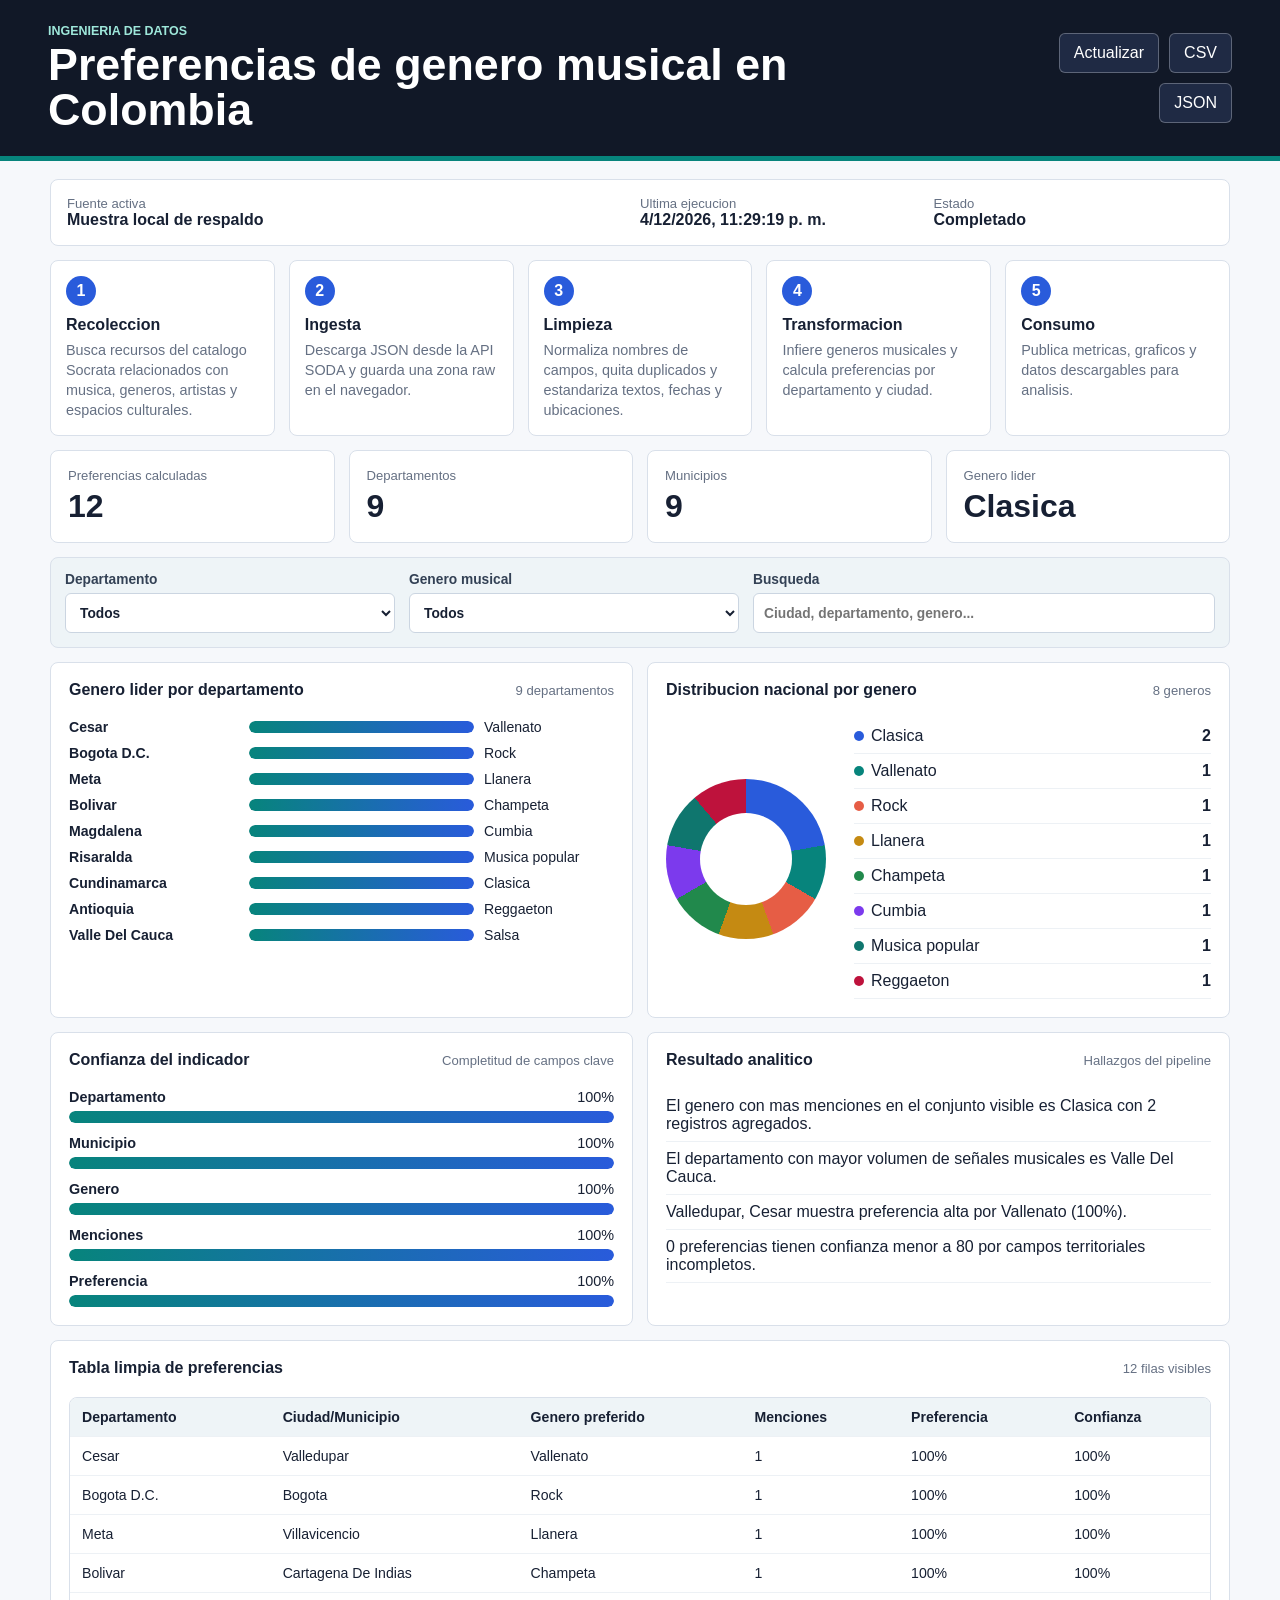
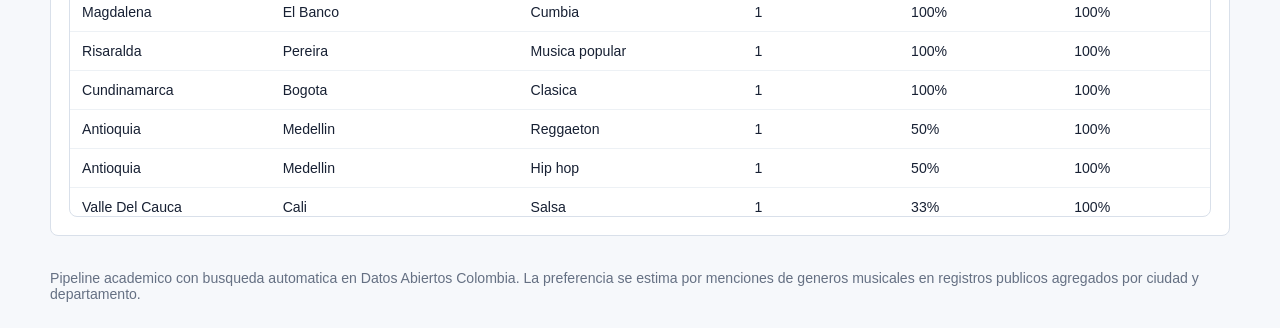
<file: index.html>
<!doctype html>
<html lang="es">
  <head>
    <meta charset="utf-8" />
    <meta name="viewport" content="width=device-width, initial-scale=1" />
    <title>Preferencias de genero musical en Colombia</title>
    <link rel="stylesheet" href="./styles.css" />
  </head>
  <body>
    <header class="topbar">
      <div>
        <p class="eyebrow">Ingenieria de datos</p>
        <h1>Preferencias de genero musical en Colombia</h1>
      </div>
      <div class="actions">
        <button id="refreshBtn" type="button" title="Actualizar datos">Actualizar</button>
        <button id="csvBtn" type="button" title="Descargar datos limpios">CSV</button>
        <button id="jsonBtn" type="button" title="Descargar capa analitica">JSON</button>
      </div>
    </header>

    <main>
      <section class="status-band" aria-live="polite">
        <div>
          <span class="label">Fuente activa</span>
          <strong id="sourceName">Buscando en datos.gov.co...</strong>
        </div>
        <div>
          <span class="label">Ultima ejecucion</span>
          <strong id="runTime">-</strong>
        </div>
        <div>
          <span class="label">Estado</span>
          <strong id="pipelineState">Iniciando</strong>
        </div>
      </section>

      <section class="pipeline" aria-label="Etapas del pipeline">
        <article>
          <span>1</span>
          <h2>Recoleccion</h2>
          <p>Busca recursos del catalogo Socrata relacionados con musica, generos, artistas y espacios culturales.</p>
        </article>
        <article>
          <span>2</span>
          <h2>Ingesta</h2>
          <p>Descarga JSON desde la API SODA y guarda una zona raw en el navegador.</p>
        </article>
        <article>
          <span>3</span>
          <h2>Limpieza</h2>
          <p>Normaliza nombres de campos, quita duplicados y estandariza textos, fechas y ubicaciones.</p>
        </article>
        <article>
          <span>4</span>
          <h2>Transformacion</h2>
          <p>Infiere generos musicales y calcula preferencias por departamento y ciudad.</p>
        </article>
        <article>
          <span>5</span>
          <h2>Consumo</h2>
          <p>Publica metricas, graficos y datos descargables para analisis.</p>
        </article>
      </section>

      <section class="kpis" aria-label="Indicadores principales">
        <article>
          <span>Preferencias calculadas</span>
          <strong id="kpiRows">0</strong>
        </article>
        <article>
          <span>Departamentos</span>
          <strong id="kpiDepartments">0</strong>
        </article>
        <article>
          <span>Municipios</span>
          <strong id="kpiCities">0</strong>
        </article>
        <article>
          <span>Genero lider</span>
          <strong id="kpiQuality">0%</strong>
        </article>
      </section>

      <section class="controls" aria-label="Filtros">
        <label>
          Departamento
          <select id="departmentFilter">
            <option value="">Todos</option>
          </select>
        </label>
        <label>
          Genero musical
          <select id="typeFilter">
            <option value="">Todos</option>
          </select>
        </label>
        <label>
          Busqueda
          <input id="searchInput" type="search" placeholder="Ciudad, departamento, genero..." />
        </label>
      </section>

      <section class="grid">
        <article class="panel chart-panel">
          <div class="panel-head">
            <h2>Genero lider por departamento</h2>
            <span id="deptTotal">0 departamentos</span>
          </div>
          <div id="departmentChart" class="bar-chart"></div>
        </article>

        <article class="panel chart-panel">
          <div class="panel-head">
            <h2>Distribucion nacional por genero</h2>
            <span id="typeTotal">0 generos</span>
          </div>
          <div id="typeChart" class="donut-wrap">
            <div class="donut" id="donutChart"></div>
            <ul id="typeLegend"></ul>
          </div>
        </article>

        <article class="panel">
          <div class="panel-head">
            <h2>Confianza del indicador</h2>
            <span>Completitud de campos clave</span>
          </div>
          <div id="qualityChart" class="quality-list"></div>
        </article>

        <article class="panel">
          <div class="panel-head">
            <h2>Resultado analitico</h2>
            <span>Hallazgos del pipeline</span>
          </div>
          <ul id="insights" class="insights"></ul>
        </article>
      </section>

      <section class="panel table-panel">
        <div class="panel-head">
          <h2>Tabla limpia de preferencias</h2>
          <span id="tableCount">0 filas visibles</span>
        </div>
        <div class="table-scroll">
          <table>
            <thead>
              <tr>
                <th>Departamento</th>
                <th>Ciudad/Municipio</th>
                <th>Genero preferido</th>
                <th>Menciones</th>
                <th>Preferencia</th>
                <th>Confianza</th>
              </tr>
            </thead>
            <tbody id="dataTable"></tbody>
          </table>
        </div>
      </section>
    </main>

    <footer>
      <p>Pipeline academico con busqueda automatica en Datos Abiertos Colombia. La preferencia se estima por menciones de generos musicales en registros publicos agregados por ciudad y departamento.</p>
    </footer>

    <script src="./app.js"></script>
  </body>
</html>
</file>
<file: styles.css>
:root {
  --ink: #172033;
  --muted: #657083;
  --line: #d9e0ea;
  --panel: #ffffff;
  --paper: #f6f8fb;
  --blue: #295bdb;
  --teal: #07847c;
  --coral: #e65d45;
  --gold: #c58a12;
  --green: #21894c;
}

* {
  box-sizing: border-box;
}

body {
  margin: 0;
  color: var(--ink);
  background: var(--paper);
  font-family: Inter, Segoe UI, Roboto, Arial, sans-serif;
}

button,
input,
select {
  font: inherit;
}

.topbar {
  display: flex;
  align-items: center;
  justify-content: space-between;
  gap: 24px;
  padding: 24px clamp(18px, 4vw, 48px);
  color: white;
  background: #111827;
  border-bottom: 5px solid var(--teal);
}

.eyebrow {
  margin: 0 0 4px;
  color: #9ee7da;
  font-size: 0.78rem;
  font-weight: 800;
  letter-spacing: 0;
  text-transform: uppercase;
}

h1,
h2,
p {
  margin-top: 0;
}

h1 {
  margin-bottom: 0;
  font-size: clamp(1.7rem, 3.5vw, 3.3rem);
  line-height: 1;
}

h2 {
  margin-bottom: 6px;
  font-size: 1rem;
}

.actions {
  display: flex;
  gap: 10px;
  flex-wrap: wrap;
  justify-content: flex-end;
}

button {
  min-height: 40px;
  border: 1px solid rgba(255, 255, 255, 0.28);
  border-radius: 6px;
  padding: 0 14px;
  color: white;
  background: #1f2a44;
  cursor: pointer;
}

button:hover {
  background: #2b3a5c;
}

main {
  width: min(1180px, calc(100% - 28px));
  margin: 18px auto 34px;
}

.status-band,
.kpis,
.controls,
.pipeline,
.grid {
  display: grid;
  gap: 14px;
}

.status-band {
  grid-template-columns: 2fr 1fr 1fr;
  padding: 16px;
  border: 1px solid var(--line);
  border-radius: 8px;
  background: var(--panel);
}

.label,
.kpis span,
.panel-head span {
  display: block;
  color: var(--muted);
  font-size: 0.82rem;
}

.pipeline {
  grid-template-columns: repeat(5, 1fr);
  margin-top: 14px;
}

.pipeline article,
.kpis article,
.panel {
  border: 1px solid var(--line);
  border-radius: 8px;
  background: var(--panel);
}

.pipeline article {
  min-height: 132px;
  padding: 15px;
}

.pipeline span {
  display: inline-grid;
  place-items: center;
  width: 30px;
  height: 30px;
  margin-bottom: 10px;
  border-radius: 999px;
  color: white;
  background: var(--blue);
  font-weight: 800;
}

.pipeline p {
  margin-bottom: 0;
  color: var(--muted);
  font-size: 0.9rem;
  line-height: 1.4;
}

.kpis {
  grid-template-columns: repeat(4, 1fr);
  margin-top: 14px;
}

.kpis article {
  padding: 17px;
}

.kpis strong {
  display: block;
  margin-top: 5px;
  font-size: 2rem;
}

.controls {
  grid-template-columns: 1fr 1fr 1.4fr;
  margin: 14px 0;
  padding: 14px;
  border: 1px solid var(--line);
  border-radius: 8px;
  background: #eef4f7;
}

label {
  display: grid;
  gap: 6px;
  color: #334155;
  font-size: 0.86rem;
  font-weight: 700;
}

select,
input {
  width: 100%;
  min-height: 40px;
  border: 1px solid #cbd5e1;
  border-radius: 6px;
  padding: 0 10px;
  color: var(--ink);
  background: white;
}

.grid {
  grid-template-columns: repeat(2, minmax(0, 1fr));
}

.panel {
  padding: 18px;
}

.panel-head {
  display: flex;
  align-items: baseline;
  justify-content: space-between;
  gap: 12px;
  margin-bottom: 14px;
}

.bar-chart {
  display: grid;
  gap: 10px;
}

.bar-row {
  display: grid;
  grid-template-columns: minmax(100px, 170px) 1fr minmax(90px, 130px);
  align-items: center;
  gap: 10px;
  font-size: 0.88rem;
}

.bar-track {
  height: 12px;
  overflow: hidden;
  border-radius: 999px;
  background: #e5e7eb;
}

.bar-fill {
  height: 100%;
  border-radius: inherit;
  background: linear-gradient(90deg, var(--teal), var(--blue));
}

.bar-row strong,
.bar-row span {
  overflow: hidden;
  text-overflow: ellipsis;
  white-space: nowrap;
}

.donut-wrap {
  display: grid;
  grid-template-columns: 170px 1fr;
  gap: 18px;
  align-items: center;
}

.donut {
  width: 160px;
  height: 160px;
  border-radius: 50%;
  background: conic-gradient(var(--blue) 0 25%, var(--teal) 25% 55%, var(--coral) 55% 78%, var(--gold) 78% 100%);
  position: relative;
}

.donut::after {
  content: "";
  position: absolute;
  inset: 34px;
  border-radius: 50%;
  background: white;
}

#typeLegend,
.insights {
  margin: 0;
  padding: 0;
  list-style: none;
}

#typeLegend li,
.insights li {
  display: flex;
  justify-content: space-between;
  gap: 12px;
  padding: 8px 0;
  border-bottom: 1px solid #edf1f5;
}

.swatch {
  display: inline-block;
  width: 10px;
  height: 10px;
  margin-right: 7px;
  border-radius: 50%;
}

.quality-list {
  display: grid;
  gap: 12px;
}

.quality-item {
  display: grid;
  gap: 6px;
}

.quality-item > div {
  display: flex;
  justify-content: space-between;
  gap: 10px;
  font-size: 0.9rem;
}

.table-panel {
  margin-top: 14px;
}

.table-scroll {
  max-height: 420px;
  overflow: auto;
  border: 1px solid var(--line);
  border-radius: 8px;
}

table {
  width: 100%;
  border-collapse: collapse;
  min-width: 760px;
}

th,
td {
  padding: 11px 12px;
  border-bottom: 1px solid #edf1f5;
  text-align: left;
  font-size: 0.88rem;
}

th {
  position: sticky;
  top: 0;
  background: #eef4f7;
  z-index: 1;
}

footer {
  width: min(1180px, calc(100% - 28px));
  margin: 0 auto 26px;
  color: var(--muted);
  font-size: 0.88rem;
}

@media (max-width: 900px) {
  .topbar,
  .panel-head {
    align-items: flex-start;
    flex-direction: column;
  }

  .status-band,
  .pipeline,
  .kpis,
  .controls,
  .grid {
    grid-template-columns: 1fr;
  }

  .donut-wrap {
    grid-template-columns: 1fr;
  }
}
</file>
